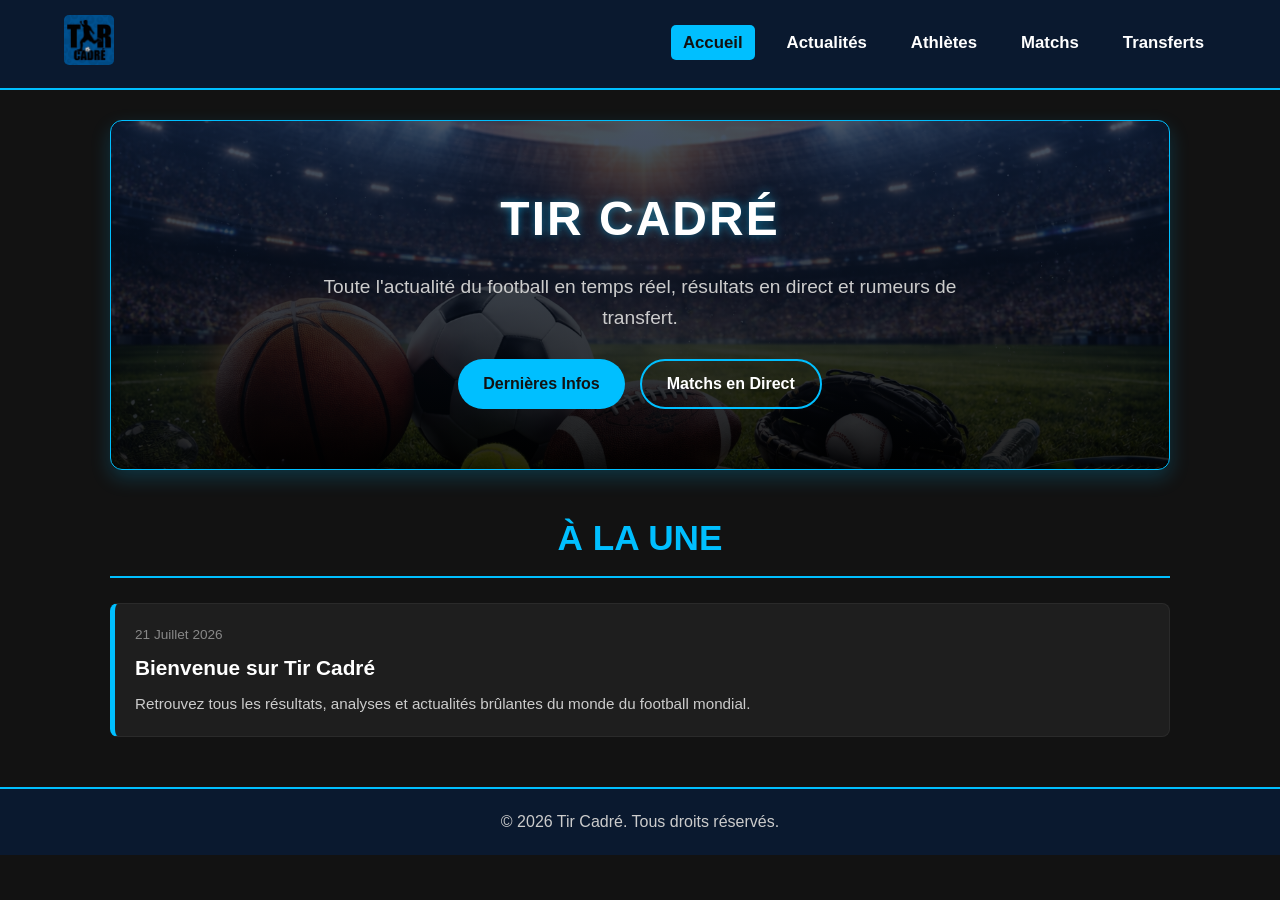
<file: index.html>
<!DOCTYPE html>
<html lang="fr">
<head>
    <meta charset="UTF-8">
    <meta name="viewport" content="width=device-width, initial-scale=1.0">
    <title>Accueil - Tir Cadré</title>
    <link rel="stylesheet" href="style.css">
</head>
<body>

    <header class="main-header">
        <div class="logo">
            <img src="logo tircadré.jpg" alt="Logo Tir Cadré">
        </div>
        <nav class="navbar">
            <ul>
                <li><a href="index.html" class="active">Accueil</a></li>
                <li><a href="actualites.html">Actualités</a></li>
                <li><a href="athletes.html">Athlètes</a></li>
                <li><a href="matchs.html">Matchs</a></li>
                <li><a href="transferts.html">Transferts</a></li>
            </ul>
        </nav>
    </header>

    <main class="page-container">

        <section class="hero-banner">
            <div class="banner-content">
                <h1>TIR CADRÉ</h1>
                <p>Toute l'actualité du football en temps réel, résultats en direct et rumeurs de transfert.</p>
                <div class="banner-buttons">
                    <a href="actualites.html" class="btn-primary">Dernières Infos</a>
                    <a href="matchs.html" class="btn-secondary">Matchs en Direct</a>
                </div>
            </div>
        </section>
        <h2 class="page-title" style="margin-top: 40px;">À la Une</h2>
        <div class="news-list">
            <div class="news-card">
                <div class="news-date">21 Juillet 2026</div>
                <h3>Bienvenue sur Tir Cadré</h3>
                <p>Retrouvez tous les résultats, analyses et actualités brûlantes du monde du football mondial.</p>
            </div>
        </div>

    </main>

    <footer class="main-footer">
        <p>&copy; 2026 Tir Cadré. Tous droits réservés.</p>
    </footer>

</body>
</html>
</file>
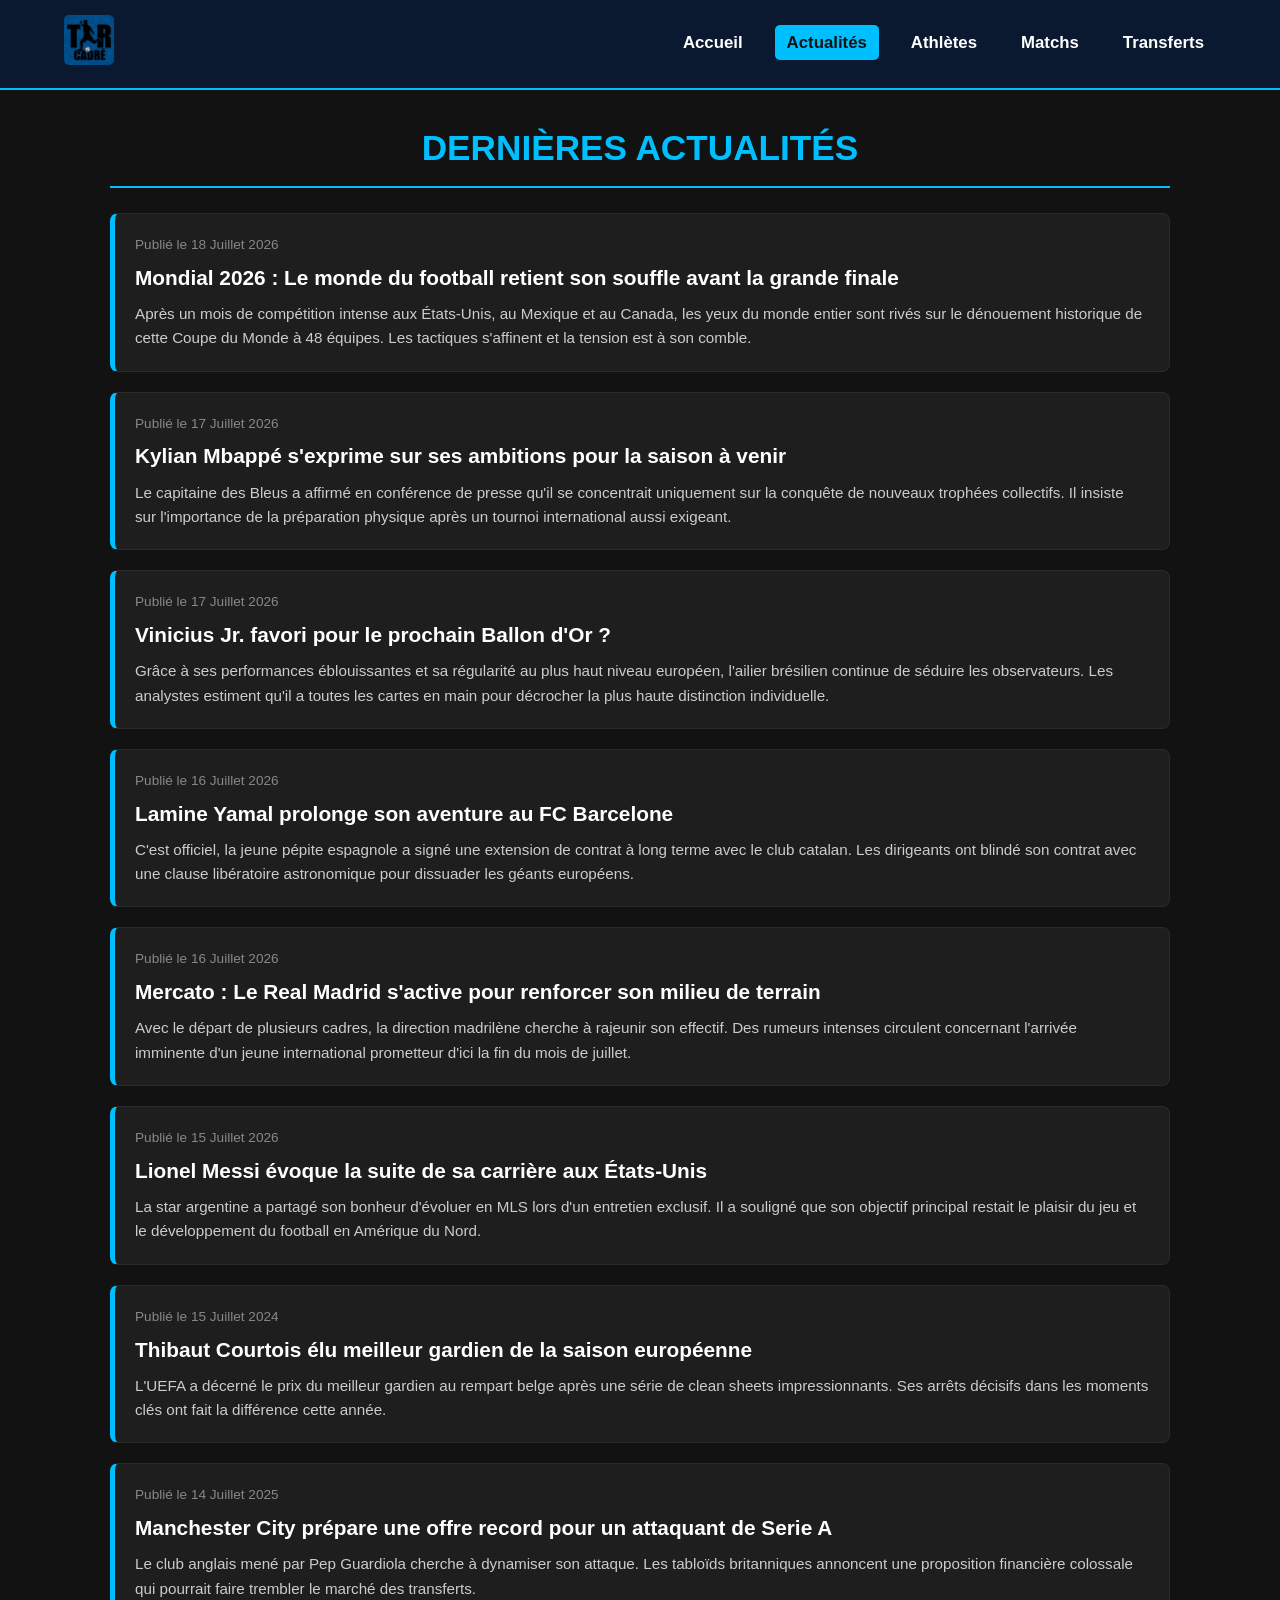
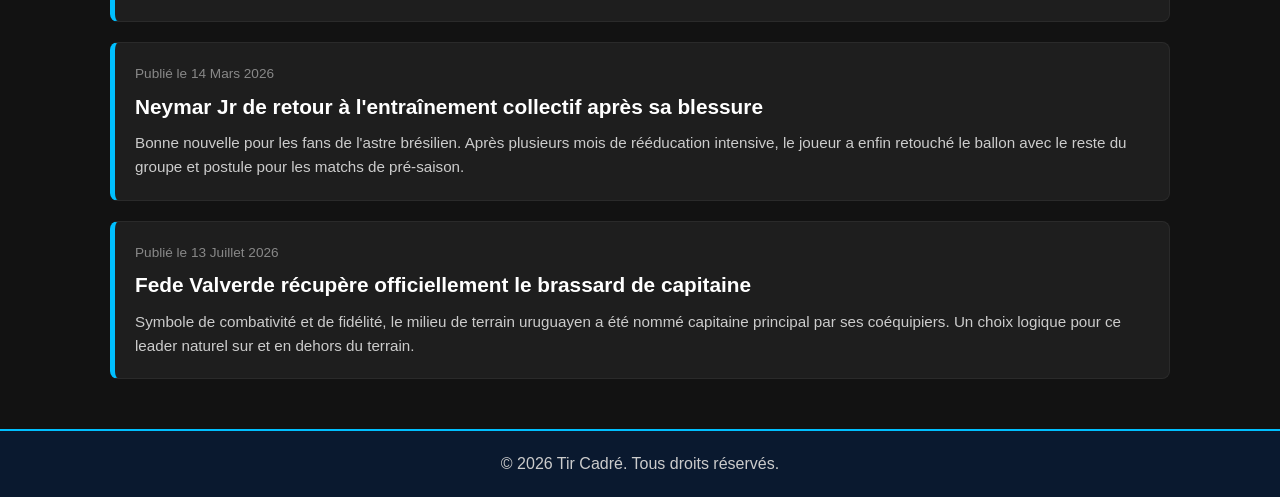
<file: actualites.html>
<!DOCTYPE html>
<html lang="fr">
<head>
    <meta charset="UTF-8">
    <meta name="viewport" content="width=device-width, initial-scale=1.0">
    <title>Actualités - Tir Cadré</title>
    <link rel="stylesheet" href="style.css">
</head>
<body>

    <header class="main-header">
        <div class="logo">
            <img src="logo tircadré.jpg" alt="Logo Tir Cadré">
        </div>
        <nav class="navbar">
            <ul>
                <li><a href="index.html">Accueil</a></li>
                <li><a href="actualites.html" class="active">Actualités</a></li>
                <li><a href="athletes.html">Athlètes</a></li>
                <li><a href="matchs.html">Matchs</a></li>
                <li><a href="transferts.html">Transferts</a></li>
            </ul>
        </nav>
    </header>

    <main class="page-container">
        <h2 class="page-title">Dernières Actualités</h2>
        
        <div class="news-list">
            
            <!-- Article 1 -->
            <div class="news-card">
                <div class="news-date">Publié le 18 Juillet 2026</div>
                <h3>Mondial 2026 : Le monde du football retient son souffle avant la grande finale</h3>
                <p>Après un mois de compétition intense aux États-Unis, au Mexique et au Canada, les yeux du monde entier sont rivés sur le dénouement historique de cette Coupe du Monde à 48 équipes. Les tactiques s'affinent et la tension est à son comble.</p>
            </div>
            
            <!-- Article 2 -->
            <div class="news-card">
                <div class="news-date">Publié le 17 Juillet 2026</div>
                <h3>Kylian Mbappé s'exprime sur ses ambitions pour la saison à venir</h3>
                <p>Le capitaine des Bleus a affirmé en conférence de presse qu'il se concentrait uniquement sur la conquête de nouveaux trophées collectifs. Il insiste sur l'importance de la préparation physique après un tournoi international aussi exigeant.</p>
            </div>

            <!-- Article 3 -->
            <div class="news-card">
                <div class="news-date">Publié le 17 Juillet 2026</div>
                <h3>Vinicius Jr. favori pour le prochain Ballon d'Or ?</h3>
                <p>Grâce à ses performances éblouissantes et sa régularité au plus haut niveau européen, l'ailier brésilien continue de séduire les observateurs. Les analystes estiment qu'il a toutes les cartes en main pour décrocher la plus haute distinction individuelle.</p>
            </div>

            <!-- Article 4 -->
            <div class="news-card">
                <div class="news-date">Publié le 16 Juillet 2026</div>
                <h3>Lamine Yamal prolonge son aventure au FC Barcelone</h3>
                <p>C'est officiel, la jeune pépite espagnole a signé une extension de contrat à long terme avec le club catalan. Les dirigeants ont blindé son contrat avec une clause libératoire astronomique pour dissuader les géants européens.</p>
            </div>

            <!-- Article 5 -->
            <div class="news-card">
                <div class="news-date">Publié le 16 Juillet 2026</div>
                <h3>Mercato : Le Real Madrid s'active pour renforcer son milieu de terrain</h3>
                <p>Avec le départ de plusieurs cadres, la direction madrilène cherche à rajeunir son effectif. Des rumeurs intenses circulent concernant l'arrivée imminente d'un jeune international prometteur d'ici la fin du mois de juillet.</p>
            </div>

            <!-- Article 6 -->
            <div class="news-card">
                <div class="news-date">Publié le 15 Juillet 2026</div>
                <h3>Lionel Messi évoque la suite de sa carrière aux États-Unis</h3>
                <p>La star argentine a partagé son bonheur d'évoluer en MLS lors d'un entretien exclusif. Il a souligné que son objectif principal restait le plaisir du jeu et le développement du football en Amérique du Nord.</p>
            </div>

            <!-- Article 7 -->
            <div class="news-card">
                <div class="news-date">Publié le 15 Juillet 2024</div>
                <h3>Thibaut Courtois élu meilleur gardien de la saison européenne</h3>
                <p>L'UEFA a décerné le prix du meilleur gardien au rempart belge après une série de clean sheets impressionnants. Ses arrêts décisifs dans les moments clés ont fait la différence cette année.</p>
            </div>

            <!-- Article 8 -->
            <div class="news-card">
                <div class="news-date">Publié le 14 Juillet 2025</div>
                <h3>Manchester City prépare une offre record pour un attaquant de Serie A</h3>
                <p>Le club anglais mené par Pep Guardiola cherche à dynamiser son attaque. Les tabloïds britanniques annoncent une proposition financière colossale qui pourrait faire trembler le marché des transferts.</p>
            </div>

            <!-- Article 9 -->
            <div class="news-card">
                <div class="news-date">Publié le 14 Mars 2026</div>
                <h3>Neymar Jr de retour à l'entraînement collectif après sa blessure</h3>
                <p>Bonne nouvelle pour les fans de l'astre brésilien. Après plusieurs mois de rééducation intensive, le joueur a enfin retouché le ballon avec le reste du groupe et postule pour les matchs de pré-saison.</p>
            </div>

            <!-- Article 10 -->
            <div class="news-card">
                <div class="news-date">Publié le 13 Juillet 2026</div>
                <h3>Fede Valverde récupère officiellement le brassard de capitaine</h3>
                <p>Symbole de combativité et de fidélité, le milieu de terrain uruguayen a été nommé capitaine principal par ses coéquipiers. Un choix logique pour ce leader naturel sur et en dehors du terrain.</p>
            </div>

        </div>
    </main>

    <footer class="main-footer"><p>&copy; 2026 Tir Cadré. Tous droits réservés.</p></footer>
</body>
</html>
</file>
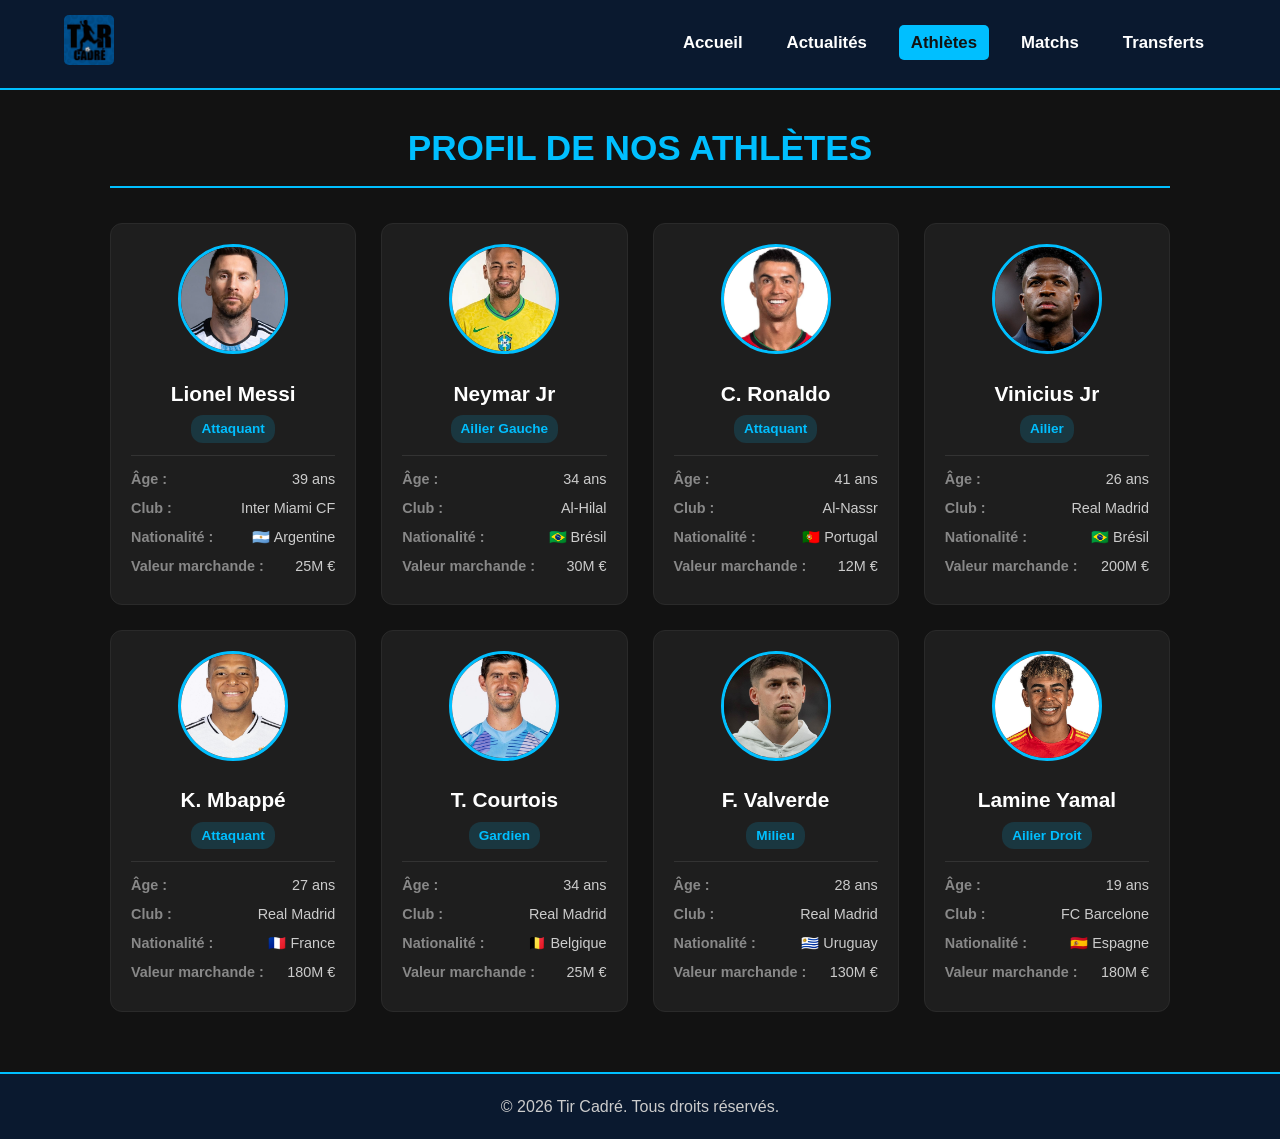
<file: athletes.html>
<!DOCTYPE html>
<html lang="fr">
<head>
    <meta charset="UTF-8">
    <meta name="viewport" content="width=device-width, initial-scale=1.0">
    <title>Athlètes - Tir Cadré</title>
    <link rel="stylesheet" href="style.css">
</head>
<body>

    <header class="main-header">
        <div class="logo">
            <img src="logo tircadré.jpg" alt="Logo Tir Cadré">
        </div>
        <nav class="navbar">
            <ul>
                <li><a href="index.html">Accueil</a></li>
                <li><a href="actualites.html">Actualités</a></li>
                <li><a href="athletes.html" class="active">Athlètes</a></li>
                <li><a href="matchs.html">Matchs</a></li>
                <li><a href="transferts.html">Transferts</a></li>
            </ul>
        </nav>
    </header>

    <main class="page-container">
        <h2 class="page-title">Profil de nos Athlètes</h2>
        
        <div class="atlet-grid">
            <!-- LIONEL MESSI -->
            <div class="atlet-card">
                <img src="messi.jpg" alt="Lionel Messi">
                <h3>Lionel Messi</h3>
                <span class="position-tag">Attaquant</span>
                <ul class="player-info">
                    <li><strong>Âge :</strong> 39 ans</li>
                    <li><strong>Club :</strong> Inter Miami CF</li>
                    <li><strong>Nationalité :</strong> 🇦🇷 Argentine</li>
                    <li><strong>Valeur marchande :</strong> 25M €</li>
                </ul>
            </div>
            
            <!-- NEYMAR JR -->
            <div class="atlet-card">
                <img src="neymar.jpg" alt="Neymar Jr">
                <h3>Neymar Jr</h3>
                <span class="position-tag">Ailier Gauche</span>
                <ul class="player-info">
                    <li><strong>Âge :</strong> 34 ans</li>
                    <li><strong>Club :</strong> Al-Hilal</li>
                    <li><strong>Nationalité :</strong> 🇧🇷 Brésil</li>
                    <li><strong>Valeur marchande :</strong> 30M €</li>
                </ul>
            </div>

            <!-- CRISTIANO RONALDO -->
            <div class="atlet-card">
                <img src="ronaldo.jpg" alt="Cristiano Ronaldo">
                <h3>C. Ronaldo</h3>
                <span class="position-tag">Attaquant</span>
                <ul class="player-info">
                    <li><strong>Âge :</strong> 41 ans</li>
                    <li><strong>Club :</strong> Al-Nassr</li>
                    <li><strong>Nationalité :</strong> 🇵🇹 Portugal</li>
                    <li><strong>Valeur marchande :</strong> 12M €</li>
                </ul>
            </div>

            <!-- VINICIUS JR -->
            <div class="atlet-card">
                <img src="vinicius.jpg" alt="Vinicius Jr">
                <h3>Vinicius Jr</h3>
                <span class="position-tag">Ailier</span>
                <ul class="player-info">
                    <li><strong>Âge :</strong> 26 ans</li>
                    <li><strong>Club :</strong> Real Madrid</li>
                    <li><strong>Nationalité :</strong> 🇧🇷 Brésil</li>
                    <li><strong>Valeur marchande :</strong> 200M €</li>
                </ul>
            </div>

            <!-- KYLIAN MBAPPÉ -->
            <div class="atlet-card">
                <img src="mbappe.jpg" alt="Kylian Mbappé">
                <h3>K. Mbappé</h3>
                <span class="position-tag">Attaquant</span>
                <ul class="player-info">
                    <li><strong>Âge :</strong> 27 ans</li>
                    <li><strong>Club :</strong> Real Madrid</li>
                    <li><strong>Nationalité :</strong> 🇫🇷 France</li>
                    <li><strong>Valeur marchande :</strong> 180M €</li>
                </ul>
            </div>

            <!-- THIBAUT COURTOIS -->
            <div class="atlet-card">
                <img src="courtois.jpg" alt="Thibaut Courtois">
                <h3>T. Courtois</h3>
                <span class="position-tag">Gardien</span>
                <ul class="player-info">
                    <li><strong>Âge :</strong> 34 ans</li>
                    <li><strong>Club :</strong> Real Madrid</li>
                    <li><strong>Nationalité :</strong> 🇧🇪 Belgique</li>
                    <li><strong>Valeur marchande :</strong> 25M €</li>
                </ul>
            </div>

            <!-- FEDERICO VALVERDE -->
            <div class="atlet-card">
                <img src="valverde.jpg" alt="Fede Valverde">
                <h3>F. Valverde</h3>
                <span class="position-tag">Milieu</span>
                <ul class="player-info">
                    <li><strong>Âge :</strong> 28 ans</li>
                    <li><strong>Club :</strong> Real Madrid</li>
                    <li><strong>Nationalité :</strong> 🇺🇾 Uruguay</li>
                    <li><strong>Valeur marchande :</strong> 130M €</li>
                </ul>
            </div>

            <!-- LAMINE YAMAL -->
            <div class="atlet-card">
                <img src="yamal.jpg" alt="Lamine Yamal">
                <h3>Lamine Yamal</h3>
                <span class="position-tag">Ailier Droit</span>
                <ul class="player-info">
                    <li><strong>Âge :</strong> 19 ans</li>
                    <li><strong>Club :</strong> FC Barcelone</li>
                    <li><strong>Nationalité :</strong> 🇪🇸 Espagne</li>
                    <li><strong>Valeur marchande :</strong> 180M €</li>
                </ul>
            </div>
        </div>
    </main>

    <footer class="main-footer"><p>&copy; 2026 Tir Cadré. Tous droits réservés.</p></footer>
</body>
</html>
</file>
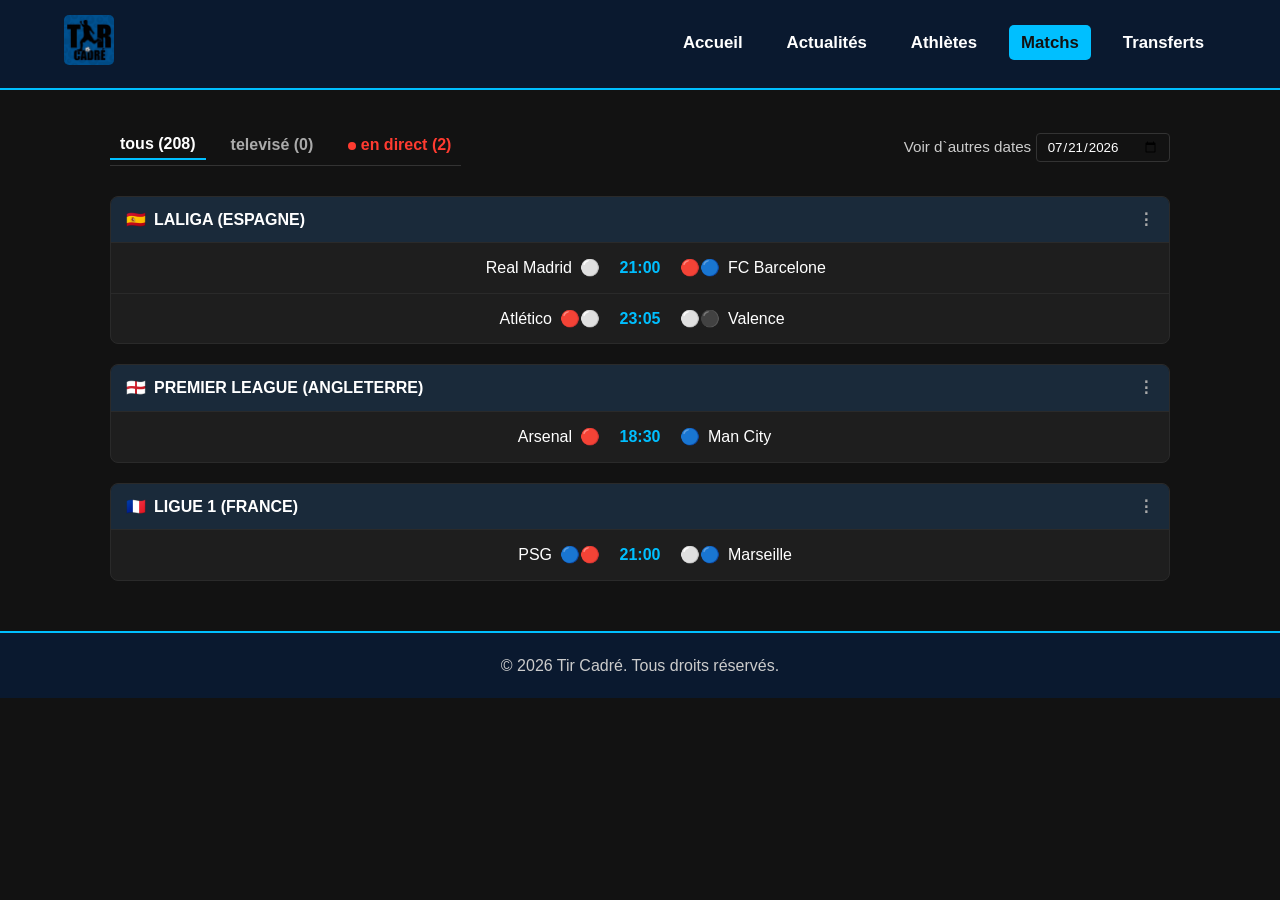
<file: matchs.html>
<!DOCTYPE html>
<html lang="fr">
<head>
    <meta charset="UTF-8">
    <meta name="viewport" content="width=device-width, initial-scale=1.0">
    <title>Matchs - Tir Cadré</title>
    <link rel="stylesheet" href="style.css">
</head>
<body>

    <header class="main-header">
        <div class="logo">
            <img src="logo tircadré.jpg" alt="Logo Tir Cadré">
        </div>
        <nav class="navbar">
            <ul>
                <li><a href="index.html">Accueil</a></li>
                <li><a href="actualites.html">Actualités</a></li>
                <li><a href="athletes.html">Athlètes</a></li>
                <li><a href="matchs.html" class="active">Matchs</a></li>
                <li><a href="transferts.html">Transferts</a></li>
            </ul>
        </nav>
    </header>

    <main class="page-container" style="background-color: var(--noir-principal, #121212);">
        
        <div class="besoccer-toolbar">
            <div class="status-tabs">
                <button class="tab-btn active">Tous (208)</button>
                <button class="tab-btn">Televisé (0)</button>
                <button class="tab-btn live-tab"><span class="live-dot"></span> En direct (2)</button>
            </div>
            
            <div class="date-picker-container">
                <label for="match-date">Voir d`autres dates</label>
                <input type="date" id="match-date" value="2026-07-21">
            </div>
        </div>
        <div class="league-container">
            <div class="league-header">
                <span class="league-flag">🇪🇸</span>
                <span class="league-name">LaLiga (Espagne)</span>
                <span class="league-dots">⋮</span>
            </div>

            <div class="match-card">
                <div class="match-teams-besoccer">
                    <div class="team-block home">
                        <span class="team-name">Real Madrid</span>
                        <span class="team-logo-placeholder">⚪</span>
                    </div>
                    <div class="match-center-block">
                        <span class="match-time">21:00</span>
                    </div>
                    <div class="team-block away">
                        <span class="team-logo-placeholder">🔴🔵</span>
                        <span class="team-name">FC Barcelone</span>
                    </div>
                </div>
            </div>

        
            <div class="match-card">
                <div class="match-teams-besoccer">
                    <div class="team-block home">
                        <span class="team-name">Atlético</span>
                        <span class="team-logo-placeholder">🔴⚪</span>
                    </div>
                    <div class="match-center-block">
                        <span class="match-time">23:05</span>
                    </div>
                    <div class="team-block away">
                        <span class="team-logo-placeholder">⚪⚫</span>
                        <span class="team-name">Valence</span>
                    </div>
                </div>
            </div>
        </div>

        <div class="league-container">
            <div class="league-header">
                <span class="league-flag">🏴󠁧󠁢󠁥󠁮󠁧󠁿</span>
                <span class="league-name">Premier League (Angleterre)</span>
                <span class="league-dots">⋮</span>
            </div>

            <div class="match-card">
                <div class="match-teams-besoccer">
                    <div class="team-block home">
                        <span class="team-name">Arsenal</span>
                        <span class="team-logo-placeholder">🔴</span>
                    </div>
                    <div class="match-center-block">
                        <span class="match-time">18:30</span>
                    </div>
                    <div class="team-block away">
                        <span class="team-logo-placeholder">🔵</span>
                        <span class="team-name">Man City</span>
                    </div>
                </div>
            </div>
        </div>
        
        <div class="league-container">
            <div class="league-header">
                <span class="league-flag">🇫🇷</span>
                <span class="league-name">Ligue 1 (France)</span>
                <span class="league-dots">⋮</span>
            </div>

           
            <div class="match-card">
                <div class="match-teams-besoccer">
                    <div class="team-block home">
                        <span class="team-name">PSG</span>
                        <span class="team-logo-placeholder">🔵🔴</span>
                    </div>
                    <div class="match-center-block">
                        <span class="match-time">21:00</span>
                    </div>
                    <div class="team-block away">
                        <span class="team-logo-placeholder">⚪🔵</span>
                        <span class="team-name">Marseille</span>
                    </div>
                </div>
            </div>
        </div>

    </main>

    <footer class="main-footer">
        <p>&copy; 2026 Tir Cadré. Tous droits réservés.</p>
    </footer>

</body>
</html>
</file>
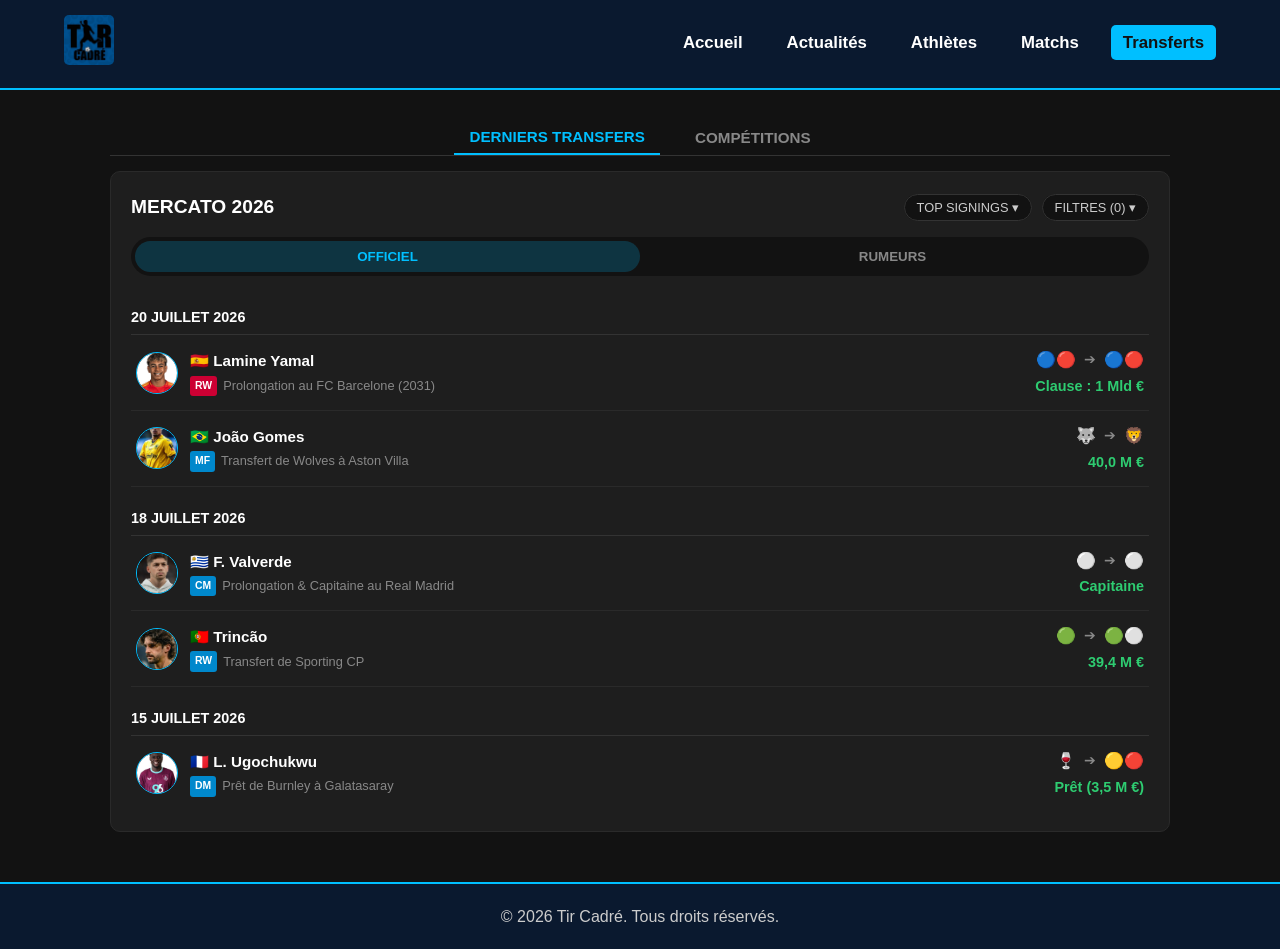
<file: transferts.html>
<!DOCTYPE html>
<html lang="fr">
<head>
    <meta charset="UTF-8">
    <meta name="viewport" content="width=device-width, initial-scale=1.0">
    <title>Mercato & Transferts - Tir Cadré</title>
    <link rel="stylesheet" href="style.css">
</head>
<body>

    <header class="main-header">
        <div class="logo">
            <img src="logo tircadré.jpg" alt="Logo Tir Cadré">
        </div>
        <nav class="navbar">
            <ul>
                <li><a href="index.html">Accueil</a></li>
                <li><a href="actualites.html">Actualités</a></li>
                <li><a href="athletes.html">Athlètes</a></li>
                <li><a href="matchs.html">Matchs</a></li>
                <li><a href="transferts.html" class="active">Transferts</a></li>
            </ul>
        </nav>
    </header>

    <main class="page-container">
        
        <div class="transfer-sub-header">
            <button class="sub-tab active">DERNIERS TRANSFERS</button>
            <button class="sub-tab">COMPÉTITIONS</button>
        </div>

        <div class="transfer-box">
            
            <div class="transfer-filters-header">
                <h2 class="transfer-title">MERCATO 2026</h2>
                <div class="filter-dropdowns">
                    <span class="filter-btn">TOP SIGNINGS ▾</span>
                    <span class="filter-btn">FILTRES (0) ▾</span>
                </div>
            </div>

            <div class="transfer-type-tabs">
                <button class="type-btn active">OFFICIEL</button>
                <button class="type-btn">RUMEURS</button>
            </div>

            <div class="transfer-list">

                <!-- DATE 1 -->
                <div class="transfer-date-header">20 JUILLET 2026</div>

                <div class="transfer-card">
                    <div class="player-col">
                        <img src="yamal.jpg" alt="Lamine Yamal" class="player-thumb" onerror="this.src='https://via.placeholder.com/50'">
                        <div class="player-details">
                            <div class="player-name"><span class="flag">🇪🇸</span> Lamine Yamal</div>
                            <div class="transfer-type"><span class="pos-badge pos-st">RW</span> Prolongation au FC Barcelone (2031)</div>
                        </div>
                    </div>
                    <div class="club-col">
                        <div class="transfer-arrow-container">
                            <span class="club-icon">🔵🔴</span>
                            <span class="arrow">➔</span>
                            <span class="club-icon">🔵🔴</span>
                        </div>
                        <div class="transfer-fee">Clause : 1 Mld €</div>
                    </div>
                </div>

                <div class="transfer-card">
                    <div class="player-col">
                        <img src="joao-gomes.jpg" alt="João Gomes" class="player-thumb" onerror="this.src='https://via.placeholder.com/50'">
                        <div class="player-details">
                            <div class="player-name"><span class="flag">🇧🇷</span> João Gomes</div>
                            <div class="transfer-type"><span class="pos-badge pos-mf">MF</span> Transfert de Wolves à Aston Villa</div>
                        </div>
                    </div>
                    <div class="club-col">
                        <div class="transfer-arrow-container">
                            <span class="club-icon">🐺</span>
                            <span class="arrow">➔</span>
                            <span class="club-icon">🦁</span>
                        </div>
                        <div class="transfer-fee">40,0 M €</div>
                    </div>
                </div>

                <!-- DATE 2 -->
                <div class="transfer-date-header">18 JUILLET 2026</div>

                <div class="transfer-card">
                    <div class="player-col">
                        <img src="valverde.jpg" alt="Federico Valverde" class="player-thumb" onerror="this.src='https://via.placeholder.com/50'">
                        <div class="player-details">
                            <div class="player-name"><span class="flag">🇺🇾</span> F. Valverde</div>
                            <div class="transfer-type"><span class="pos-badge pos-mf">CM</span> Prolongation & Capitaine au Real Madrid</div>
                        </div>
                    </div>
                    <div class="club-col">
                        <div class="transfer-arrow-container">
                            <span class="club-icon">⚪</span>
                            <span class="arrow">➔</span>
                            <span class="club-icon">⚪</span>
                        </div>
                        <div class="transfer-fee">Capitaine</div>
                    </div>
                </div>

                <div class="transfer-card">
                    <div class="player-col">
                        <img src="trincao.jpg" alt="Trincão" class="player-thumb" onerror="this.src='https://via.placeholder.com/50'">
                        <div class="player-details">
                            <div class="player-name"><span class="flag">🇵🇹</span> Trincão</div>
                            <div class="transfer-type"><span class="pos-badge pos-mf">RW</span> Transfert de Sporting CP</div>
                        </div>
                    </div>
                    <div class="club-col">
                        <div class="transfer-arrow-container">
                            <span class="club-icon">🟢</span>
                            <span class="arrow">➔</span>
                            <span class="club-icon">🟢⚪</span>
                        </div>
                        <div class="transfer-fee">39,4 M €</div>
                    </div>
                </div>

                <!-- DATE 3 -->
                <div class="transfer-date-header">15 JUILLET 2026</div>

                <div class="transfer-card">
                    <div class="player-col">
                        <img src="ugochukwu.jpg" alt="L. Ugochukwu" class="player-thumb" onerror="this.src='https://via.placeholder.com/50'">
                        <div class="player-details">
                            <div class="player-name"><span class="flag">🇫🇷</span> L. Ugochukwu</div>
                            <div class="transfer-type"><span class="pos-badge pos-mf">DM</span> Prêt de Burnley à Galatasaray</div>
                        </div>
                    </div>
                    <div class="club-col">
                        <div class="transfer-arrow-container">
                            <span class="club-icon">🍷</span>
                            <span class="arrow">➔</span>
                            <span class="club-icon">🟡🔴</span>
                        </div>
                        <div class="transfer-fee">Prêt (3,5 M €)</div>
                    </div>
                </div>

            </div>
        </div>

    </main>

    <footer class="main-footer">
        <p>&copy; 2026 Tir Cadré. Tous droits réservés.</p>
    </footer>

</body>
</html>
</file>
<file: style.css>
:root {
    --bleu-fonce: #0a192f;
    --bleu-pale: #00bfff;
    --noir-principal: #121212;
    --noir-carte: #1e1e1e;
    --blanc: #ffffff;
    --gris-teks: #cccccc;
    --gris-bordure: #2a2a2a;
    --vert-prix: #2ecc71;
    --rouge-live: #ff3b30;
}

* {
    margin: 0;
    padding: 0;
    box-sizing: border-box;
    font-family: 'Segoe UI', Tahoma, Geneva, Verdana, sans-serif;
}

body {
    background-color: var(--noir-principal);
    color: var(--blanc);
    line-height: 1.6;
}


.main-header {
    background-color: var(--bleu-fonce);
    display: flex;
    justify-content: space-between;
    align-items: center;
    padding: 15px 5%;
    border-bottom: 2px solid var(--bleu-pale);
    position: sticky;
    top: 0;
    z-index: 1000;
}

.logo img {
    height: 50px;
    border-radius: 5px;
}

.navbar ul {
    display: flex;
    list-style: none;
    gap: 20px;
}

.navbar a {
    color: var(--blanc);
    text-decoration: none;
    font-weight: bold;
    font-size: 1.05rem;
    padding: 8px 12px;
    border-radius: 5px;
    transition: background 0.3s, color 0.3s;
}

.navbar a:hover, 
.navbar a.active {
    background-color: var(--bleu-pale);
    color: var(--noir-principal);
}


.page-container {
    max-width: 1100px;
    margin: 30px auto;
    padding: 0 20px;
}

.page-title {
    font-size: 2.2rem;
    color: var(--bleu-pale);
    margin-bottom: 25px;
    text-align: center;
    text-transform: uppercase;
    border-bottom: 2px solid var(--bleu-pale);
    padding-bottom: 10px;
}


.news-list {
    display: flex;
    flex-direction: column;
    gap: 20px;
}

.news-card {
    background-color: var(--noir-carte);
    padding: 20px;
    border-radius: 8px;
    border-left: 5px solid var(--bleu-pale);
    border-top: 1px solid var(--gris-bordure);
    border-right: 1px solid var(--gris-bordure);
    border-bottom: 1px solid var(--gris-bordure);
    transition: transform 0.2s ease;
}

.news-card:hover {
    transform: translateX(5px);
}

.news-date {
    font-size: 0.85rem;
    color: #888;
    margin-bottom: 5px;
}

.news-card h3 {
    color: var(--blanc);
    font-size: 1.3rem;
    margin-bottom: 8px;
}

.news-card p {
    color: var(--gris-teks);
    font-size: 0.95rem;
}


.atlet-grid {
    display: grid;
    grid-template-columns: repeat(auto-fit, minmax(240px, 1fr));
    gap: 25px;
    padding: 10px 0;
}

.atlet-card {
    background-color: var(--noir-carte);
    border: 1px solid var(--gris-bordure);
    border-radius: 12px;
    padding: 20px;
    text-align: center;
    transition: transform 0.3s ease, border-color 0.3s ease;
}

.atlet-card:hover {
    transform: translateY(-5px);
    border-color: var(--bleu-pale);
}

.atlet-card img {
    width: 110px;
    height: 110px;
    border-radius: 50%;
    object-fit: cover;
    margin-bottom: 15px;
    border: 3px solid var(--bleu-pale);
}

.atlet-card h3 {
    font-size: 1.3rem;
    color: var(--blanc);
    margin-bottom: 5px;
}

.position-tag {
    display: inline-block;
    background-color: rgba(0, 191, 255, 0.15);
    color: var(--bleu-pale);
    padding: 3px 10px;
    border-radius: 12px;
    font-size: 0.85rem;
    font-weight: bold;
    margin-bottom: 12px;
}

.player-info {
    list-style: none;
    padding: 0;
    margin: 0;
    text-align: left;
    border-top: 1px solid #333;
    padding-top: 12px;
}

.player-info li {
    font-size: 0.9rem;
    color: var(--gris-teks);
    margin-bottom: 6px;
    display: flex;
    justify-content: space-between;
}

.player-info li strong {
    color: #888;
}


.besoccer-toolbar {
    display: flex;
    flex-wrap: wrap;
    justify-content: space-between;
    align-items: center;
    padding: 10px 0;
    margin-bottom: 20px;
    gap: 15px;
}

.status-tabs {
    display: flex;
    gap: 15px;
    border-bottom: 1px solid #333;
    padding-bottom: 5px;
}

.tab-btn {
    background: transparent;
    color: #aaa;
    border: none;
    padding: 5px 10px;
    cursor: pointer;
    font-size: 1rem;
    font-weight: bold;
    text-transform: lowercase;
    transition: color 0.3s;
}

.tab-btn:hover, .tab-btn.active {
    color: var(--blanc);
    border-bottom: 2px solid var(--bleu-pale);
}

.live-tab {
    color: var(--rouge-live) !important;
}

.live-dot {
    width: 8px;
    height: 8px;
    background-color: var(--rouge-live);
    border-radius: 50%;
    display: inline-block;
    animation: blink 1s infinite alternate;
}

@keyframes blink { 
    from { opacity: 1; } 
    to { opacity: 0.2; } 
}

.date-picker-container label {
    font-size: 0.95rem;
    color: #ccc;
}

.date-picker-container input[type="date"] {
    background-color: var(--noir-principal);
    color: var(--blanc);
    border: 1px solid #333;
    padding: 5px 10px;
    border-radius: 4px;
}

.league-container {
    background-color: var(--noir-carte);
    border-radius: 8px;
    margin-bottom: 20px;
    overflow: hidden;
    border: 1px solid var(--gris-bordure);
}

.league-header {
    background-color: #1a2a3a;
    padding: 10px 15px;
    font-weight: bold;
    font-size: 1rem;
    color: var(--blanc);
    display: grid;
    grid-template-columns: auto 1fr auto;
    align-items: center;
    gap: 8px;
    text-transform: uppercase;
    border-bottom: 1px solid var(--gris-bordure);
}

.league-dots {
    color: #aaa;
    cursor: pointer;
}

.match-card {
    border-bottom: 1px solid var(--gris-bordure);
    transition: background 0.2s;
}

.match-card:last-child {
    border-bottom: none;
}

.match-card:hover {
    background-color: #252525;
}

.match-teams-besoccer {
    display: grid;
    grid-template-columns: 1fr 60px 1fr;
    align-items: center;
    padding: 12px 15px;
}

.team-block {
    display: flex;
    align-items: center;
    font-size: 1rem;
    color: var(--blanc);
}

.team-block.home {
    justify-content: flex-end;
    padding-right: 10px;
}

.team-block.away {
    justify-content: flex-start;
    padding-left: 10px;
}

.team-name {
    margin: 0 8px;
}

.match-center-block {
    text-align: center;
}

.match-time {
    font-weight: bold;
    font-size: 1rem;
    color: var(--bleu-pale);
}


.transfer-sub-header {
    display: flex;
    justify-content: center;
    gap: 20px;
    margin-bottom: 15px;
    border-bottom: 1px solid #333;
}

.sub-tab {
    background: transparent;
    border: none;
    color: #888;
    font-size: 0.95rem;
    font-weight: bold;
    padding: 8px 15px;
    cursor: pointer;
    transition: color 0.3s;
}

.sub-tab.active {
    color: var(--bleu-pale);
    border-bottom: 2px solid var(--bleu-pale);
}

.transfer-box {
    background-color: var(--noir-carte);
    border-radius: 10px;
    border: 1px solid var(--gris-bordure);
    padding: 20px;
}

.transfer-filters-header {
    display: flex;
    justify-content: space-between;
    align-items: center;
    margin-bottom: 15px;
}

.transfer-title {
    font-size: 1.2rem;
    color: var(--blanc);
}

.filter-btn {
    background-color: var(--noir-principal);
    color: #ccc;
    padding: 5px 12px;
    border-radius: 15px;
    font-size: 0.8rem;
    border: 1px solid #333;
    margin-left: 5px;
    cursor: pointer;
}

.transfer-type-tabs {
    display: flex;
    background-color: var(--noir-principal);
    border-radius: 20px;
    padding: 4px;
    margin-bottom: 20px;
}

.type-btn {
    flex: 1;
    background: transparent;
    border: none;
    color: #888;
    padding: 8px;
    font-weight: bold;
    border-radius: 16px;
    cursor: pointer;
    transition: background-color 0.3s, color 0.3s;
}

.type-btn.active {
    background-color: rgba(0, 191, 255, 0.2);
    color: var(--bleu-pale);
}

.transfer-date-header {
    font-weight: bold;
    color: var(--blanc);
    font-size: 0.9rem;
    padding: 10px 0 5px 0;
    border-bottom: 1px solid #333;
    margin-top: 10px;
}

.transfer-card {
    display: flex;
    justify-content: space-between;
    align-items: center;
    padding: 12px 5px;
    border-bottom: 1px solid var(--gris-bordure);
    transition: background-color 0.2s ease;
}

.transfer-card:last-child {
    border-bottom: none;
}

.transfer-card:hover {
    background-color: #252525;
}

.player-col {
    display: flex;
    align-items: center;
    gap: 12px;
}

.player-thumb {
    width: 42px;
    height: 42px;
    border-radius: 50%;
    object-fit: cover;
    background-color: #333;
    border: 1px solid var(--bleu-pale);
}

.player-name {
    font-size: 0.95rem;
    font-weight: bold;
    color: var(--blanc);
}

.transfer-type {
    font-size: 0.8rem;
    color: #888;
    margin-top: 2px;
    display: flex;
    align-items: center;
    gap: 6px;
}

.pos-badge {
    font-size: 0.65rem;
    padding: 2px 5px;
    border-radius: 3px;
    font-weight: bold;
    color: var(--blanc);
}

.pos-mf { background-color: #0088cc; }
.pos-st { background-color: #cc0033; }

.club-col {
    text-align: right;
}

.transfer-arrow-container {
    display: flex;
    align-items: center;
    gap: 8px;
    justify-content: flex-end;
    font-size: 1rem;
}

.arrow {
    color: #888;
    font-size: 0.85rem;
}

.transfer-fee {
    font-weight: bold;
    color: var(--vert-prix);
    font-size: 0.9rem;
    margin-top: 2px;
}


.main-footer {
    background-color: var(--bleu-fonce);
    text-align: center;
    padding: 20px;
    margin-top: 50px;
    border-top: 2px solid var(--bleu-pale);
    color: var(--gris-teks);
}


@media (max-width: 768px) {
    .main-header {
        flex-direction: column;
        gap: 10px;
    }

    .navbar ul {
        flex-wrap: wrap;
        justify-content: center;
        gap: 10px;
    }

    .transfer-card {
        flex-direction: column;
        align-items: flex-start;
        gap: 8px;
    }

    .club-col {
        width: 100%;
        display: flex;
        justify-content: space-between;
        align-items: center;
    }
}


.hero-banner {
    position: relative;
    width: 100%;
    min-height: 350px;
    background: linear-gradient(135deg, rgba(10, 25, 47, 0.9), rgba(0, 0, 0, 0.8)), 
                url('banner-bg.jpg') center/cover no-repeat; /* Ou ka ranplase 'banner-bg.jpg' ak imaj ou vle */
    border-radius: 12px;
    border: 1px solid var(--bleu-pale);
    display: flex;
    align-items: center;
    justify-content: center;
    text-align: center;
    padding: 40px 20px;
    margin-bottom: 30px;
    box-shadow: 0 8px 20px rgba(0, 191, 255, 0.15);
}

.banner-content {
    max-width: 700px;
}

.banner-content h1 {
    font-size: 3rem;
    font-weight: 900;
    color: var(--blanc);
    text-shadow: 0 0 10px rgba(0, 191, 255, 0.5);
    margin-bottom: 15px;
    letter-spacing: 2px;
}

.banner-content p {
    font-size: 1.2rem;
    color: var(--gris-teks);
    margin-bottom: 25px;
}

.banner-buttons {
    display: flex;
    justify-content: center;
    gap: 15px;
    flex-wrap: wrap;
}

.btn-primary {
    background-color: var(--bleu-pale);
    color: var(--noir-principal);
    padding: 12px 25px;
    border-radius: 25px;
    text-decoration: none;
    font-weight: bold;
    transition: transform 0.2s, background-color 0.3s;
}

.btn-primary:hover {
    transform: scale(1.05);
    background-color: #fff;
}

.btn-secondary {
    background-color: transparent;
    color: var(--blanc);
    border: 2px solid var(--bleu-pale);
    padding: 10px 25px;
    border-radius: 25px;
    text-decoration: none;
    font-weight: bold;
    transition: transform 0.2s, background-color 0.3s;
}

.btn-secondary:hover {
    transform: scale(1.05);
    background-color: rgba(0, 191, 255, 0.2);
}

/* RESPONSIVE POU MOBIL */
@media (max-width: 600px) {
    .hero-banner {
        min-height: 250px;
        padding: 25px 15px;
    }
    .banner-content h1 {
        font-size: 2rem;
    }
    .banner-content p {
        font-size: 1rem;
    }
}

.hero-banner {
    position: relative;
    width: 100%;
    min-height: 350px;
    /* Nou mete imaj backgroud.PNG an ak yon ti kouch fènwa pou tèks la ka byen parèt */
    background: linear-gradient(rgba(10, 25, 47, 0.75), rgba(0, 0, 0, 0.85)), 
                url('background.png') center/cover no-repeat;
    border-radius: 12px;
    border: 1px solid var(--bleu-pale);
    display: flex;
    align-items: center;
    justify-content: center;
    text-align: center;
    padding: 40px 20px;
    margin-bottom: 30px;
    box-shadow: 0 8px 20px rgba(0, 191, 255, 0.2);
}
</file>
